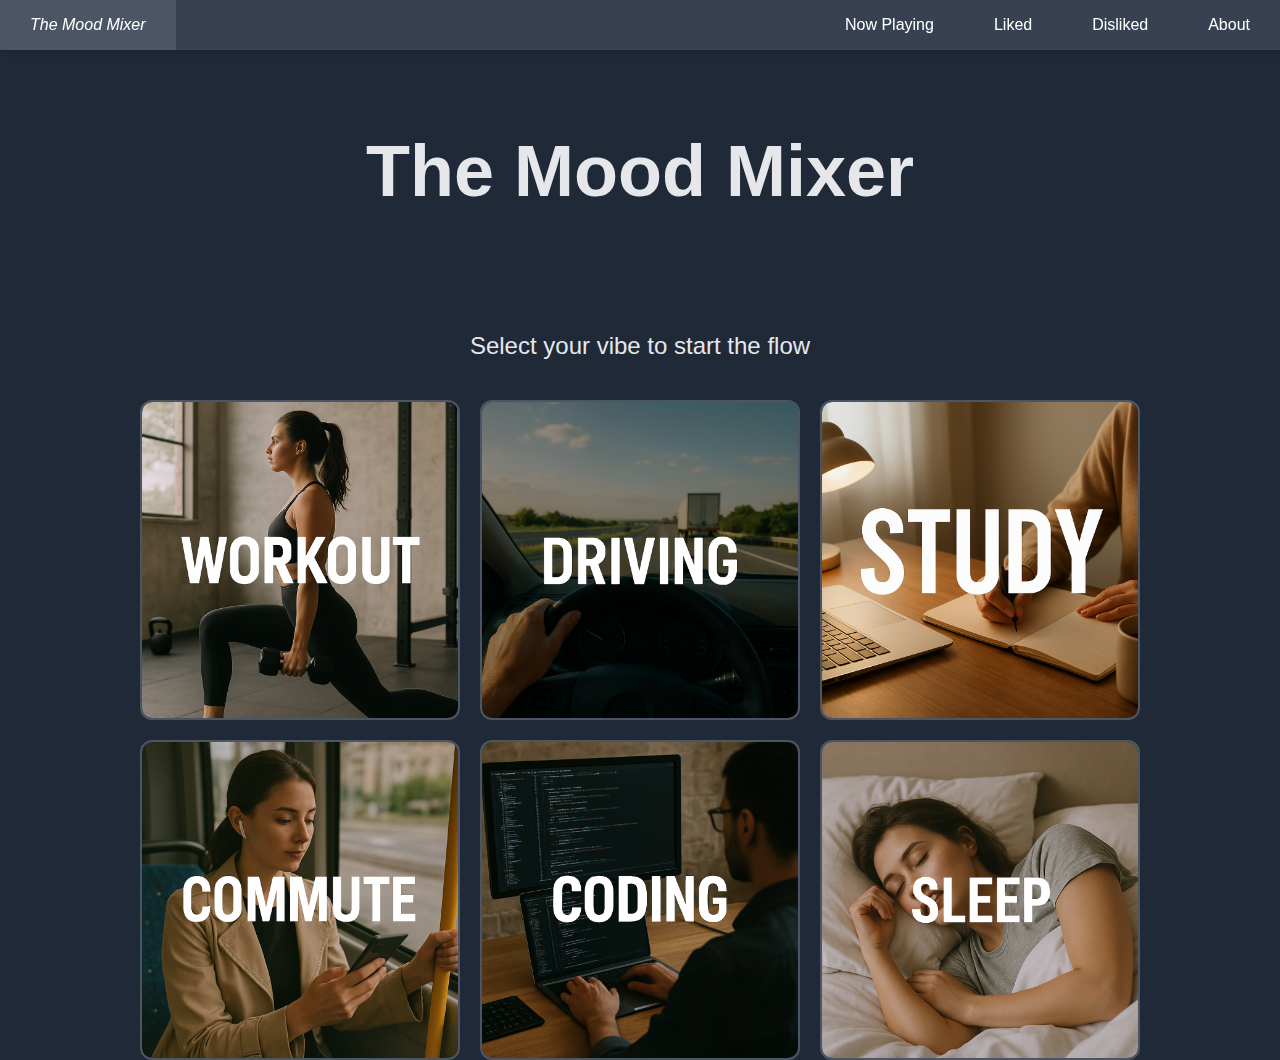
<file: index.html>
<!DOCTYPE html>
<html lang="en">
<head>
    <meta charset="UTF-8">
    <meta name="viewport" content="width=device-width, initial-scale=1.0">
    <title>Mood Mixer</title>
    <link rel="stylesheet" href="style.css">
    <script src="script.js" defer></script>
</head>
<body>
    <header>
     <nav>
            <ul>
                <li><a href="index.html">The Mood Mixer</a></li>
                <li><a href="nowPlaying.html">Now Playing</a></li>
                <li><a href="liked.html">Liked</a></li>
                <li><a href="disliked.html">Disliked</a></li>
                <li><a href="about.html">About</a></li>
            </ul>
        </nav>
    </header>

    <div id="main-container">
        
            <h1>
                The Mood Mixer
            </h1>
            <p>
                Select your vibe to start the flow
            </p>

        <div id="mood-grid">
            <div class="mood-card image-card" onclick="handleMoodClick('Workout')">
                <img src="Images/Workout.png" alt="Workout Playlist Cover" class="mood-image">
            </div>
            <div class="mood-card image-card" onclick="handleMoodClick('Driving')">
                <img src="Images/Driving.png" alt="Driving Playlist Cover" class="mood-image">
            </div>
            <div class="mood-card image-card" onclick="handleMoodClick('Study')">
                <img src="Images/Study.png" alt="Study Playlist Cover" class="mood-image">
            </div>
            <div class="mood-card image-card" onclick="handleMoodClick('Commute')">
                <img src="Images/Commute.png" alt="Commute Playlist Cover" class="mood-image">
            </div>
            <div class="mood-card image-card" onclick="handleMoodClick('Coding')">
                <img src="Images/Coding.png" alt="Coding Playlist Cover" class="mood-image">
            </div>
            <div class="mood-card image-card" onclick="handleMoodClick('Sleep')">
                <img src="Images/Sleep.png" alt="Sleep Playlist Cover" class="mood-image">
            </div>
        </div>

        <div id="message-box" style="display: none;" role="alert">
            <span id="message-text"></span>
        </div>

    </div>

</body>
</html>
</file>
<file: style.css>
/* 1. Global / Body Styles (Layout and default theme) */
*{
    margin: 0;
    padding: 0;
}

header {
    text-align: center;

}

body {
    font-family: 'Trebuchet MS', 'Lucida Sans Unicode', 'Lucida Grande', 'Lucida Sans', Arial, sans-serif;
    background-color: #1f2937; /* Dark Gray / Slate background */
    color: #e5e7eb; /* Light Gray / Off-White text */
    min-height: 100vh;
}

nav {
    background-color: #374151;
    box-shadow: 3px 3px 5px rgba(0, 0, 0, 0.1);
    position: fixed;
    top: 0;
    left: 0;
    width: 100%;
    height: 50px;
    margin: 0;
    padding: 0;

}

nav ul {
    width: auto;
    list-style: none;
    display: flex;
    justify-content: flex-end; 
    align-items: center;
}

nav li {
    height: 50px;
}

nav a {
    height: 100%;
    padding: 0 30px;
    text-decoration: none;
    display: flex;
    align-items: center;
    color: white;
}

nav a:hover {
    background-color: #4b5563;
}

nav li:first-child {
    margin-right: auto;
    font-family: 'Trebuchet MS', 'Lucida Sans Unicode', 'Lucida Grande', 'Lucida Sans', Arial, sans-serif;
    font-style: italic;
}

#main-container {
    width: 90%;
    max-width: 1000px;
    padding-top: 130px;
    margin: 0 auto;
    text-align: center;
}

h1 {
    display: flex;
    justify-content: center;
    font-family: 'Trebuchet MS', 'Lucida Sans Unicode', 'Lucida Grande', 'Lucida Sans', Arial, sans-serif;
    font-size: 4.5em;
    margin-bottom: 120px;
}

p {
    display: flex;
    justify-content: center;
    font-size: 1.5em;
    padding-bottom: 20px;
}

/* 2. Mood Grid Layout (The 3x2 grid container) */

#mood-grid { 
    padding-top: 20px;
    display: grid;
    grid-template-columns: repeat(3, 1fr); 
    gap: 20px;
}

/* 3. Mood Card Component Styles */

.mood-card { 
    background-color: #374151;
    border: 2px solid #4b5563;
    border-radius: 12px;
    transition: transform 0.2s, box-shadow 0.2s, background-color 0.2s;
    cursor: pointer;
    display: flex;
    flex-direction: column;
    align-items: center;
    justify-content: center;
    min-height: 150px;
    overflow: hidden; /* NEW: Crucial to clip image edges if it exceeds card bounds */
    padding: 0;
}

.mood-card:hover {
    transform: translateY(-5px);
    box-shadow: 0 10px 20px rgba(0, 0, 0, 0.4);
    background-color: #4b5563; /* Hover background */
}

/* --- NEW: Styles for the Actual Images inside Mood Cards --- */
.mood-image {
    width: 100%;
    height: 100%;
    object-fit: cover;
    border-radius: 10px;
    display: block;
}

.mood-icon { 
    display: none; /* Hides the emoji icons */
}

.mood-name { 
    display: none; /* Hides the mood name text (if it's not positioned over the image) */
}
/*4. Message Box Styles (The click notification)*/

#message-box { 
    position: fixed;
    bottom: 20px;
    right: 20px;
    padding: 12px 20px;
    border-radius: 8px;
    background-color: #10b981; /* Bright Green / Emerald success message */
    color: white; /* White text */
    box-shadow: 0 4px 12px rgba(0, 0, 0, 0.3); /* Semi-transparent Black shadow */
    z-index: 1000;
}

/* Playback Controls for Now Playing Page */

.playback-controls {
    display: flex;
    justify-content: center;
    align-items: center;
    gap: 20px;
    margin: 30px;
    margin-top: 10px;
}

.control-btn {
    background-color: #ffffff;
    border: 2px solid #c4c4c4;
    border-radius: 12px;
    padding: 3px 3px 3px 3px;
    cursor: pointer;
    color: white;
    font-size: 2.7rem;
}

.control-btn:hover {
    background-color: #dfdfdf;
}

.control-icon {
    display: flex;
    align-items: center;
}

.rating-controls {
    display: flex;
    justify-content: center;
    align-items: center;
    padding-bottom: 1px;
    margin-bottom: 1px;
    margin-top: 1px;
}

.rating-btn {
    background-color: #f1f1f100;
    font-size: 2.5rem;
    border: none;
    cursor: pointer;
}

#player-container {
    display: flex;
    flex-direction: column;
    align-items: center;   
    gap: 20px;             
    margin: 40px 0;        
}

#album-art {
    width: 500px;          
    height: 500px;
    object-fit: cover;     
    border-radius: 12px;   
    box-shadow: 0 4px 12px rgba(0, 0, 0, 0.4);
}

/* 5. Responsive Design Breakpoints (Media Queries)*/

/* Tablet/Small Desktop Adjustment */
@media (max-width: 768px) {
    #mood-grid {
        grid-template-columns: repeat(2, 1fr);
    }
}

/* Mobile Phone Adjustment (1 column) */
@media (max-width: 480px) {
    #mood-grid {
        grid-template-columns: 1fr;
    }
}
</file>
